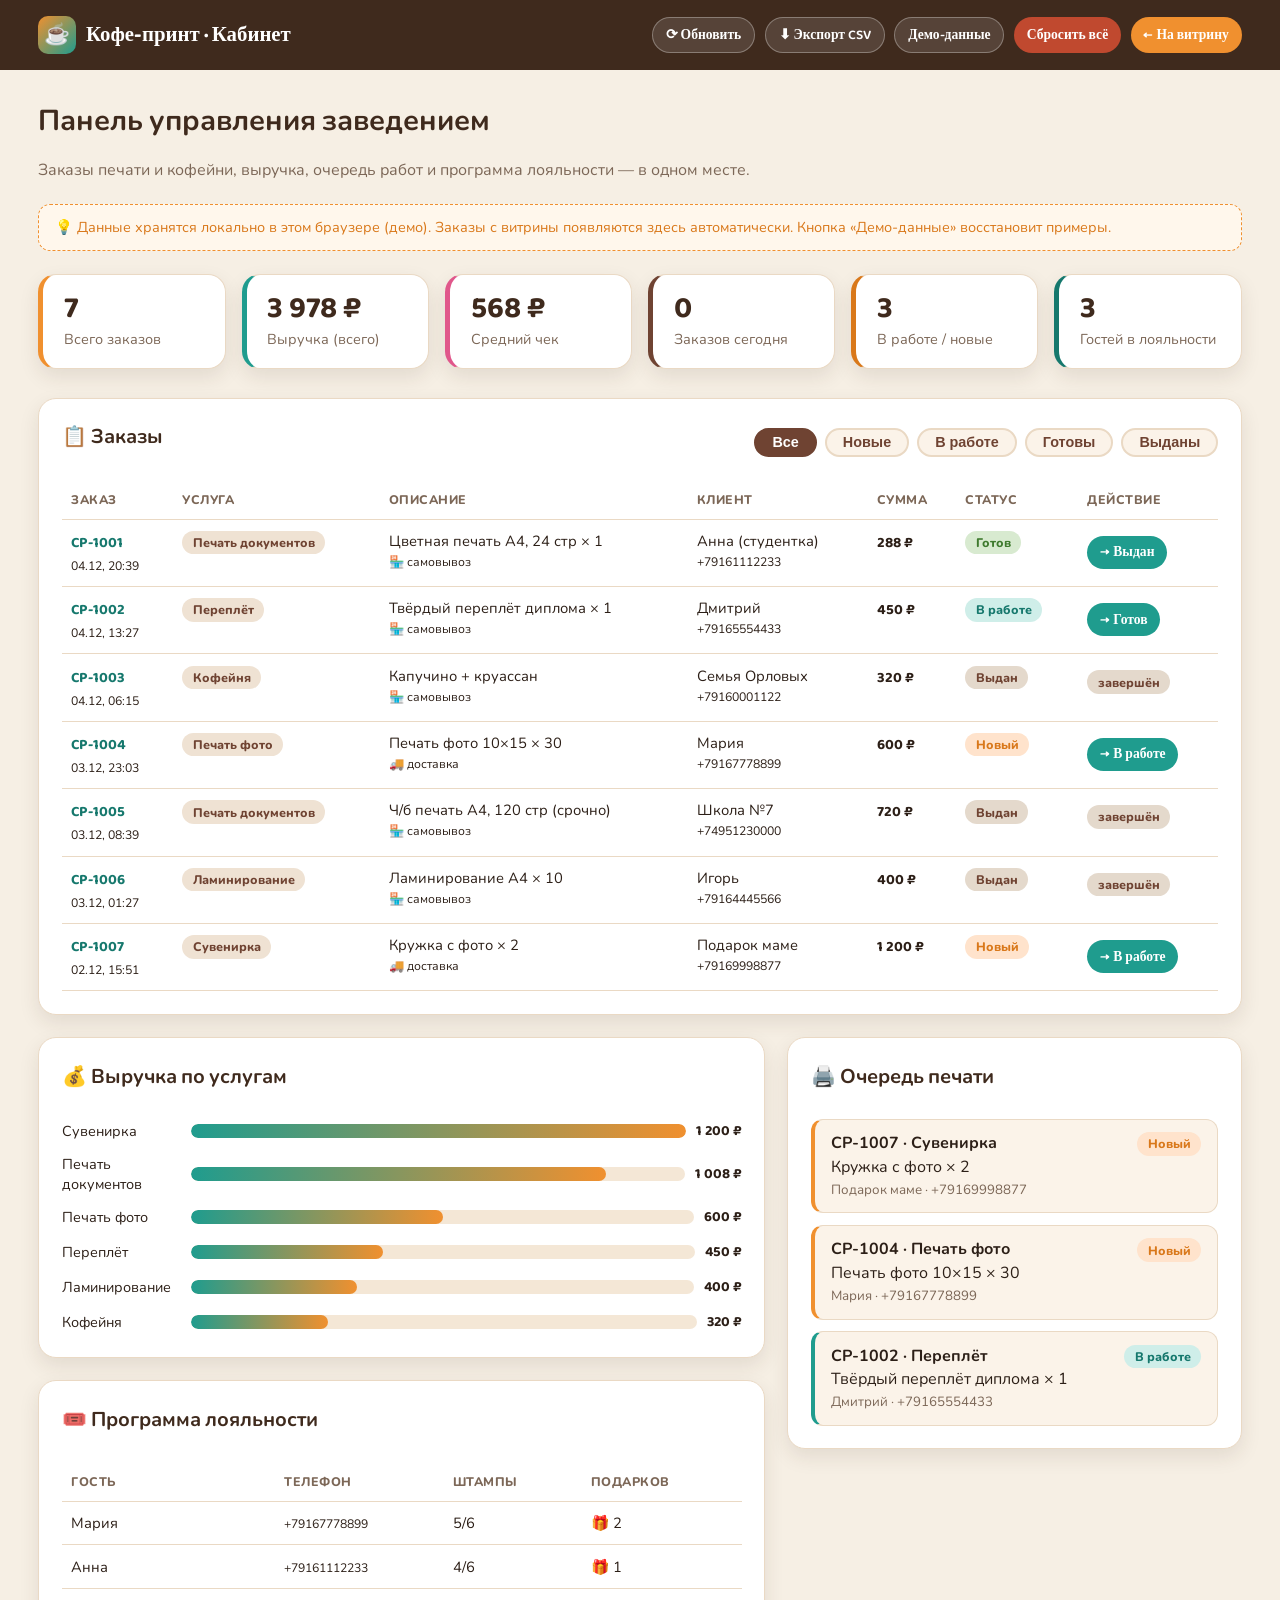
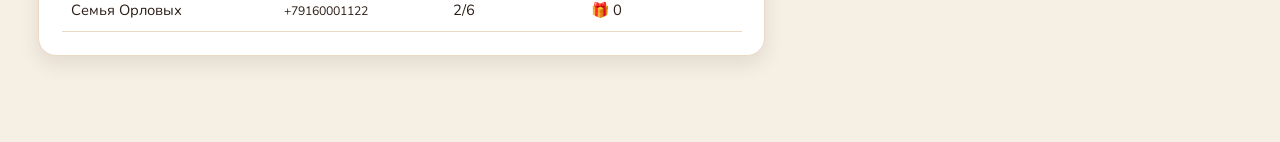
<file: admin.html>
<!DOCTYPE html>
<html lang="ru">
<head>
  <meta charset="UTF-8">
  <meta name="viewport" content="width=device-width, initial-scale=1.0">
  <title>Кабинет управляющего — Кофе-принт</title>
  <link rel="preconnect" href="https://fonts.googleapis.com">
  <link rel="preconnect" href="https://fonts.gstatic.com" crossorigin>
  <link href="https://fonts.googleapis.com/css2?family=Baloo+2:wght@500;600;700;800&family=Nunito:wght@400;600;700;800&display=swap" rel="stylesheet">
  <link rel="stylesheet" href="css/admin.css">
  <link rel="icon" href="data:image/svg+xml,<svg xmlns='http://www.w3.org/2000/svg' viewBox='0 0 100 100'><text y='.9em' font-size='90'>📊</text></svg>">
</head>
<body>
  <header class="admin-header">
    <div class="container">
      <a href="admin.html" class="logo"><span>☕</span> Кофе-принт · Кабинет</a>
      <div class="admin-header__actions">
        <button class="btn btn--ghost btn--sm" id="btn-refresh">⟳ Обновить</button>
        <button class="btn btn--ghost btn--sm" id="btn-export">⬇ Экспорт CSV</button>
        <button class="btn btn--ghost btn--sm" id="btn-demo">Демо-данные</button>
        <button class="btn btn--danger btn--sm" id="btn-reset">Сбросить всё</button>
        <a class="btn btn--amber btn--sm" href="index.html">← На витрину</a>
      </div>
    </div>
  </header>

  <main>
    <div class="container">
      <div class="page-title">
        <h1>Панель управления заведением</h1>
        <p>Заказы печати и кофейни, выручка, очередь работ и программа лояльности — в одном месте.</p>
      </div>

      <div class="note">💡 Данные хранятся локально в этом браузере (демо). Заказы с витрины появляются здесь автоматически. Кнопка «Демо-данные» восстановит примеры.</div>

      <div class="kpis" id="kpis"></div>

      <div class="card">
        <div class="card__head">
          <h2>📋 Заказы</h2>
          <div class="filters">
            <button class="filter is-active" data-status="all">Все</button>
            <button class="filter" data-status="new">Новые</button>
            <button class="filter" data-status="in_progress">В работе</button>
            <button class="filter" data-status="ready">Готовы</button>
            <button class="filter" data-status="done">Выданы</button>
          </div>
        </div>
        <div class="table-wrap">
          <table>
            <thead><tr><th>Заказ</th><th>Услуга</th><th>Описание</th><th>Клиент</th><th>Сумма</th><th>Статус</th><th>Действие</th></tr></thead>
            <tbody id="orders-body"></tbody>
          </table>
        </div>
      </div>

      <div class="grid-2">
        <div>
          <div class="card">
            <div class="card__head"><h2>💰 Выручка по услугам</h2></div>
            <div class="bars" id="revenue-bars"></div>
          </div>
          <div class="card">
            <div class="card__head"><h2>🎟️ Программа лояльности</h2></div>
            <div class="table-wrap">
              <table>
                <thead><tr><th>Гость</th><th>Телефон</th><th>Штампы</th><th>Подарков</th></tr></thead>
                <tbody id="members-body"></tbody>
              </table>
            </div>
          </div>
        </div>
        <div class="card">
          <div class="card__head"><h2>🖨️ Очередь печати</h2></div>
          <div class="queue" id="queue"></div>
        </div>
      </div>
    </div>
  </main>

  <script src="js/data.js"></script>
  <script src="js/store.js"></script>
  <script src="js/admin.js"></script>
</body>
</html>
</file>
<file: css/admin.css>
/* ====== Кабинет управляющего «Кофе-принт» ====== */
:root {
  --espresso: #3f2a1d; --coffee: #6f4332; --cream: #fbf3e9; --cream-2: #f4e7d6;
  --amber: #f0902f; --amber-dark: #d9781a; --ink: #1f9c8e; --ink-dark: #16786d;
  --berry: #e0578b; --line: #ead9c4; --muted: #7c6757; --text: #2c1f17;
  --radius: 18px; --shadow-sm: 0 8px 20px rgba(63,42,29,.10);
}
* { box-sizing: border-box; }
body { margin: 0; font-family: 'Nunito', system-ui, sans-serif; background: #f6efe4; color: var(--text); }
h1,h2,h3 { font-family: 'Baloo 2','Nunito',sans-serif; color: var(--espresso); margin: 0 0 .5em; }
a { color: var(--ink-dark); }
.container { width: min(1280px, 94%); margin: 0 auto; }

.admin-header { background: var(--espresso); color: #fff; padding: 1rem 0; position: sticky; top: 0; z-index: 20; }
.admin-header .container { display: flex; align-items: center; gap: 1rem; }
.admin-header .logo { display: flex; align-items: center; gap: .6rem; font-family: 'Baloo 2'; font-weight: 700; font-size: 1.3rem; color: #fff; text-decoration: none; }
.admin-header .logo span { width: 38px; height: 38px; border-radius: 10px; background: linear-gradient(135deg,var(--amber),var(--ink)); display: grid; place-items: center; }
.admin-header__actions { margin-left: auto; display: flex; gap: .6rem; flex-wrap: wrap; }
.btn { display: inline-flex; align-items: center; gap: .4rem; border: none; border-radius: 999px; padding: .6rem 1.2rem; font-family: 'Baloo 2'; font-weight: 600; cursor: pointer; text-decoration: none; font-size: .95rem; transition: transform .15s, background .15s; }
.btn:hover { transform: translateY(-1px); }
.btn--amber { background: var(--amber); color: #fff; }
.btn--ink { background: var(--ink); color: #fff; }
.btn--ghost { background: rgba(255,255,255,.12); color: #fff; border: 1px solid rgba(255,255,255,.3); }
.btn--sm { padding: .35rem .8rem; font-size: .85rem; }
.btn--danger { background: #c0492f; color: #fff; }

main { padding: 1.8rem 0 4rem; }
.page-title { margin-bottom: 1.4rem; }
.page-title h1 { font-size: 1.8rem; }
.page-title p { color: var(--muted); margin: 0; }

/* KPI */
.kpis { display: grid; grid-template-columns: repeat(auto-fit, minmax(170px,1fr)); gap: 1rem; margin-bottom: 1.8rem; }
.kpi { background: #fff; border: 1px solid var(--line); border-radius: var(--radius); padding: 1.2rem 1.3rem; box-shadow: var(--shadow-sm); border-left: 5px solid var(--amber); }
.kpi:nth-child(2){border-left-color:var(--ink);} .kpi:nth-child(3){border-left-color:var(--berry);}
.kpi:nth-child(4){border-left-color:var(--coffee);} .kpi:nth-child(5){border-left-color:var(--amber-dark);} .kpi:nth-child(6){border-left-color:var(--ink-dark);}
.kpi__value { font-family: 'Baloo 2'; font-size: 1.9rem; font-weight: 700; color: var(--espresso); line-height: 1; }
.kpi__label { color: var(--muted); font-size: .9rem; margin-top: .3rem; }

.grid-2 { display: grid; grid-template-columns: 1.6fr 1fr; gap: 1.4rem; align-items: start; }
.card { background: #fff; border: 1px solid var(--line); border-radius: var(--radius); padding: 1.4rem; box-shadow: var(--shadow-sm); margin-bottom: 1.4rem; }
.card h2 { font-size: 1.25rem; display: flex; align-items: center; gap: .5rem; }
.card__head { display: flex; align-items: center; justify-content: space-between; flex-wrap: wrap; gap: .6rem; margin-bottom: 1rem; }

/* Фильтры */
.filters { display: flex; gap: .5rem; flex-wrap: wrap; }
.filter { border: 2px solid var(--line); background: var(--cream); border-radius: 999px; padding: .3rem 1rem; cursor: pointer; font-weight: 700; color: var(--coffee); font-size: .9rem; }
.filter.is-active { background: var(--coffee); color: #fff; border-color: var(--coffee); }

/* Таблица заказов */
.table-wrap { overflow-x: auto; }
table { width: 100%; border-collapse: collapse; font-size: .92rem; }
th, td { text-align: left; padding: .7rem .6rem; border-bottom: 1px solid var(--line); vertical-align: top; }
th { color: var(--muted); font-weight: 800; font-size: .78rem; text-transform: uppercase; letter-spacing: .04em; }
tbody tr:hover { background: var(--cream); }
.mono { font-family: 'Baloo 2'; font-weight: 700; color: var(--ink-dark); }
.cell-total { font-family: 'Baloo 2'; font-weight: 700; white-space: nowrap; }

.badge { display: inline-block; padding: .2rem .65rem; border-radius: 999px; font-size: .78rem; font-weight: 800; }
.badge--new { background: #ffe3cc; color: var(--amber-dark); }
.badge--in_progress { background: #cfeee9; color: var(--ink-dark); }
.badge--ready { background: #d8ead0; color: #3f7a2e; }
.badge--done { background: #e4d9cc; color: var(--coffee); }
.badge--cafe { background: #f6d9e6; color: #b03a6b; }

.status-actions { display: flex; gap: .3rem; flex-wrap: wrap; margin-top: .3rem; }

/* Графики (CSS-бары) */
.bars { display: grid; gap: .7rem; }
.bar-row { display: grid; grid-template-columns: 120px 1fr auto; align-items: center; gap: .6rem; font-size: .9rem; }
.bar-track { background: var(--cream-2); border-radius: 999px; height: 14px; overflow: hidden; }
.bar-fill { height: 100%; border-radius: 999px; background: linear-gradient(90deg,var(--ink),var(--amber)); }
.bar-row b { font-family: 'Baloo 2'; }

/* Очередь печати */
.queue { display: grid; gap: .7rem; }
.queue-item { border: 1px solid var(--line); border-left: 4px solid var(--amber); border-radius: 12px; padding: .8rem 1rem; background: var(--cream); }
.queue-item--in_progress { border-left-color: var(--ink); }
.queue-item__top { display: flex; justify-content: space-between; gap: .5rem; }
.queue-item small { color: var(--muted); }

.empty { color: var(--muted); text-align: center; padding: 1.5rem; }
.note { background: #fff7ec; border: 1px dashed var(--amber); border-radius: 12px; padding: .8rem 1rem; color: var(--amber-dark); font-size: .9rem; margin-bottom: 1.4rem; }

@media (max-width: 900px) { .grid-2 { grid-template-columns: 1fr; } }
</file>
